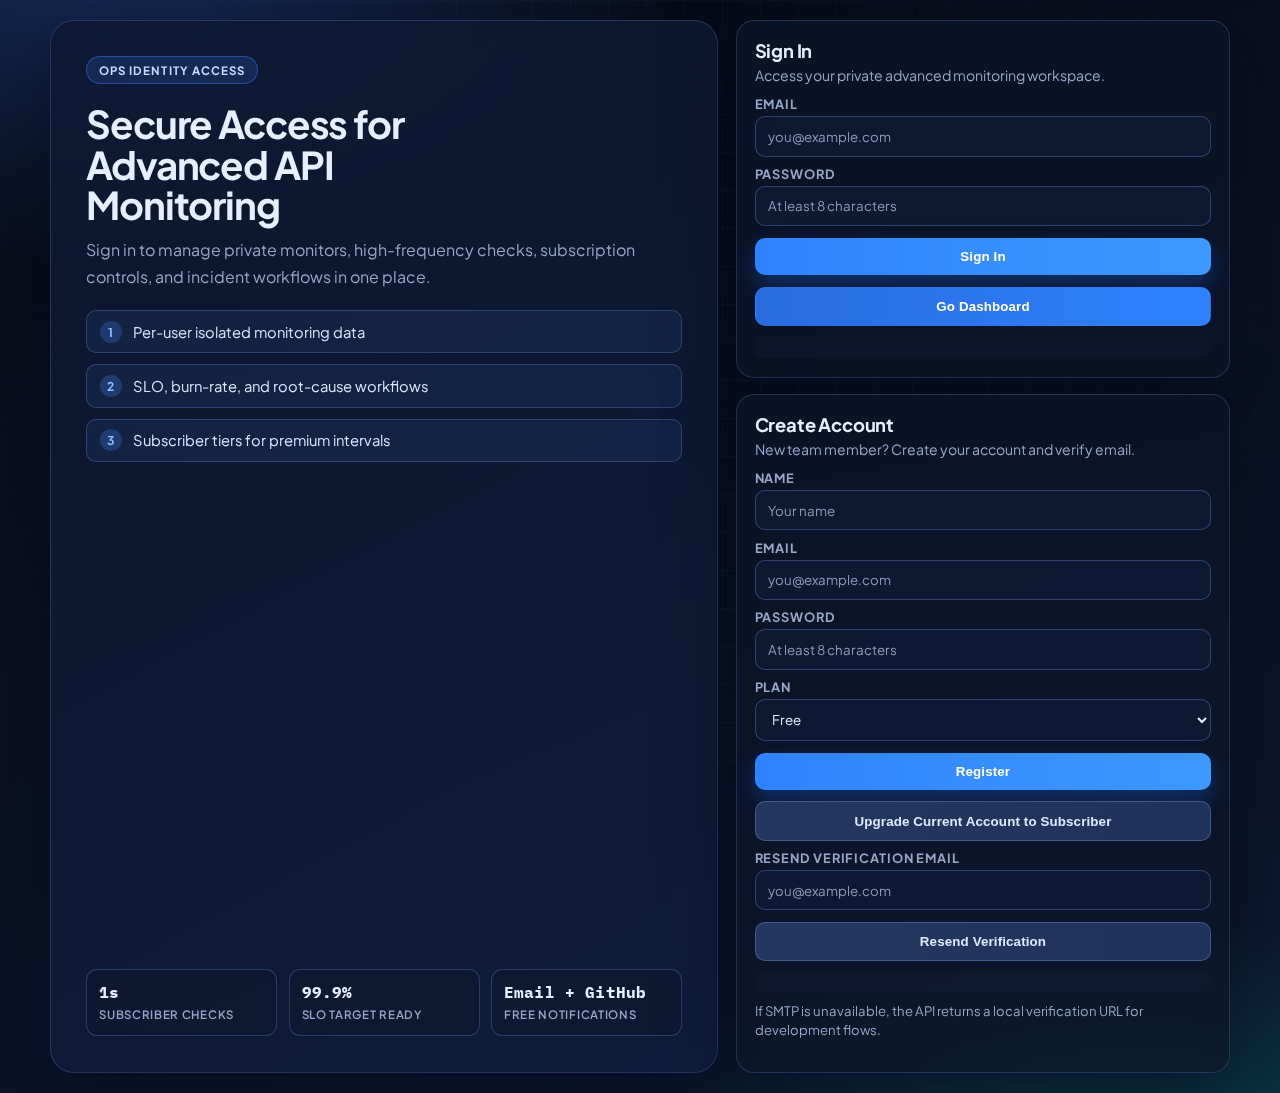
<file: static/auth.html>
<!DOCTYPE html>
<html lang="en">
<head>
  <meta charset="UTF-8" />
  <meta name="viewport" content="width=device-width, initial-scale=1.0" />
  <title>Sign In | API Monitor</title>
  <link rel="preconnect" href="https://fonts.googleapis.com">
  <link rel="preconnect" href="https://fonts.gstatic.com" crossorigin>
  <link href="https://fonts.googleapis.com/css2?family=IBM+Plex+Mono:wght@400;500;600&family=Plus+Jakarta+Sans:wght@400;500;600;700;800&display=swap" rel="stylesheet">
  <style>
    :root {
      --bg: #091022;
      --bg-soft: #111f3e;
      --panel: rgba(11, 20, 40, 0.78);
      --panel-soft: rgba(15, 28, 56, 0.66);
      --border: rgba(122, 160, 255, 0.22);
      --text: #e6efff;
      --muted: #96a7ca;
      --primary: #2f82ff;
      --primary-2: #0ec7a8;
      --danger: #ff5f79;
      --ok: #36d399;
      --shadow: 0 26px 70px rgba(2, 8, 24, 0.58);
    }
    * {
      box-sizing: border-box;
    }
    body {
      margin: 0;
      min-height: 100vh;
      font-family: "Plus Jakarta Sans", "Segoe UI", sans-serif;
      background:
        radial-gradient(920px 520px at 9% -5%, rgba(66, 139, 255, 0.28), transparent 62%),
        radial-gradient(900px 460px at 88% 108%, rgba(14, 199, 169, 0.24), transparent 58%),
        linear-gradient(160deg, #050a17 0%, var(--bg) 48%, #0c1932 100%);
      color: var(--text);
      display: flex;
      justify-content: center;
      align-items: center;
      padding: 1.25rem;
      position: relative;
      overflow-x: hidden;
    }
    body::before {
      content: "";
      position: fixed;
      inset: 0;
      background-image:
        linear-gradient(rgba(161, 193, 255, 0.05) 1px, transparent 1px),
        linear-gradient(90deg, rgba(161, 193, 255, 0.05) 1px, transparent 1px);
      background-size: 38px 38px;
      mask-image: radial-gradient(circle at center, black 35%, transparent 100%);
      pointer-events: none;
      z-index: 0;
    }

    .wrap {
      position: relative;
      z-index: 1;
      width: min(1180px, 100%);
      display: grid;
      grid-template-columns: 1.15fr 0.85fr;
      gap: 1.1rem;
      align-items: stretch;
    }

    .brand {
      border: 1px solid var(--border);
      background: linear-gradient(152deg, rgba(13, 24, 49, 0.84) 0%, rgba(17, 32, 63, 0.74) 100%);
      border-radius: 24px;
      padding: 2.2rem;
      box-shadow: var(--shadow);
      display: flex;
      flex-direction: column;
      justify-content: space-between;
      min-height: 640px;
      backdrop-filter: blur(18px);
      animation: reveal 500ms ease;
    }

    .brand-badge {
      display: inline-flex;
      align-items: center;
      gap: 0.5rem;
      width: fit-content;
      border: 1px solid rgba(58, 122, 255, 0.45);
      border-radius: 999px;
      padding: 0.35rem 0.75rem;
      color: #c9daff;
      background: rgba(47, 129, 255, 0.16);
      font-size: 0.72rem;
      font-weight: 700;
      text-transform: uppercase;
      letter-spacing: 0.09em;
    }

    .brand h1 {
      margin: 1.25rem 0 0.75rem;
      font-size: clamp(2rem, 3vw, 3rem);
      line-height: 1.05;
      letter-spacing: -0.03em;
      max-width: 12ch;
    }

    .brand p {
      margin: 0;
      max-width: 48ch;
      color: var(--muted);
      line-height: 1.65;
      font-size: 1rem;
    }

    .brand-points {
      margin-top: 1.25rem;
      display: grid;
      gap: 0.7rem;
    }

    .point {
      display: flex;
      align-items: center;
      gap: 0.7rem;
      font-size: 0.92rem;
      color: #dce7ff;
      background: rgba(26, 45, 84, 0.5);
      border: 1px solid rgba(114, 149, 226, 0.3);
      border-radius: 10px;
      padding: 0.6rem 0.8rem;
    }

    .point i {
      display: inline-flex;
      width: 22px;
      height: 22px;
      border-radius: 50%;
      align-items: center;
      justify-content: center;
      background: rgba(64, 138, 255, 0.25);
      color: #8dc0ff;
      font-style: normal;
      font-size: 0.76rem;
      font-weight: 700;
    }

    .mini-metrics {
      margin-top: 1.7rem;
      display: grid;
      grid-template-columns: repeat(3, minmax(0, 1fr));
      gap: 0.7rem;
    }

    .mini-metric {
      border: 1px solid rgba(108, 147, 231, 0.3);
      border-radius: 11px;
      padding: 0.75rem;
      background: rgba(14, 24, 47, 0.7);
    }

    .mini-metric strong {
      display: block;
      font-size: 1rem;
      letter-spacing: 0.01em;
      font-family: "IBM Plex Mono", monospace;
    }

    .mini-metric span {
      color: var(--muted);
      font-size: 0.72rem;
      letter-spacing: 0.06em;
      text-transform: uppercase;
      font-weight: 600;
    }

    .auth-column {
      display: grid;
      gap: 1rem;
      align-content: start;
      animation: reveal 620ms ease;
    }

    .card {
      background: var(--panel);
      border: 1px solid var(--border);
      border-radius: 18px;
      padding: 1.15rem 1.1rem 1.2rem;
      backdrop-filter: blur(14px);
      box-shadow: var(--shadow);
    }
    h2 {
      margin: 0 0 0.25rem;
      font-size: 1.15rem;
      letter-spacing: -0.01em;
    }
    .card-sub {
      margin: 0 0 0.75rem;
      color: var(--muted);
      font-size: 0.88rem;
    }
    label {
      display: block;
      margin: 0.58rem 0 0.24rem;
      color: var(--muted);
      font-size: 0.8rem;
      text-transform: uppercase;
      letter-spacing: 0.07em;
      font-weight: 700;
    }
    input, select {
      width: 100%;
      border: 1px solid rgba(110, 148, 231, 0.35);
      background: var(--panel-soft);
      color: var(--text);
      border-radius: 10px;
      padding: 0.67rem 0.76rem;
      outline: none;
      font-family: inherit;
      transition: border-color 140ms ease, box-shadow 140ms ease, transform 140ms ease;
    }
    input::placeholder {
      color: #8c9bbc;
    }
    input:focus,
    select:focus {
      border-color: rgba(58, 142, 255, 0.9);
      box-shadow: 0 0 0 3px rgba(47, 130, 255, 0.16);
      transform: translateY(-1px);
    }

    button {
      width: 100%;
      margin-top: 0.72rem;
      border: 0;
      border-radius: 10px;
      padding: 0.7rem 0.85rem;
      color: white;
      background: linear-gradient(90deg, var(--primary), #3c99ff);
      cursor: pointer;
      font-weight: 700;
      letter-spacing: 0.01em;
      transition: transform 150ms ease, box-shadow 150ms ease, filter 150ms ease;
      box-shadow: 0 10px 22px rgba(26, 93, 204, 0.4);
    }
    button:hover {
      transform: translateY(-1px);
      filter: brightness(1.05);
    }
    button:active {
      transform: translateY(0);
    }
    #upgradeBtn,
    #resendBtn,
    .actions button {
      background: linear-gradient(90deg, #24375e, #1f335a);
      box-shadow: none;
      border: 1px solid rgba(116, 148, 215, 0.4);
      color: #dce8ff;
    }
    .muted {
      color: var(--muted);
      font-size: 0.82rem;
      margin-top: 0.55rem;
      line-height: 1.45;
    }
    .status {
      margin-top: 0.65rem;
      font-size: 0.86rem;
      min-height: 1.3rem;
      border-radius: 8px;
      padding: 0.55rem 0.65rem;
      border: 1px solid transparent;
      background: rgba(16, 25, 49, 0.55);
      line-height: 1.5;
      word-break: break-word;
    }
    .status.error {
      color: #ff8ba0;
      border-color: rgba(255, 95, 121, 0.36);
      background: rgba(74, 22, 37, 0.42);
    }
    .status.ok {
      color: #6de1bd;
      border-color: rgba(72, 214, 171, 0.36);
      background: rgba(15, 63, 57, 0.35);
    }
    .actions {
      display: flex;
      gap: 0.5rem;
      margin-top: 0.75rem;
    }
    .actions button {
      margin: 0;
      flex: 1;
    }
    .actions button.primary {
      background: linear-gradient(90deg, #296ce0, var(--primary));
      color: white;
      border-color: transparent;
    }
    .accent {
      color: #8cc0ff;
    }
    @keyframes reveal {
      from {
        opacity: 0;
        transform: translateY(16px);
      }
      to {
        opacity: 1;
        transform: translateY(0);
      }
    }
    @media (max-width: 860px) {
      body {
        padding: 0.9rem;
      }
      .wrap {
        grid-template-columns: 1fr;
      }
      .brand {
        min-height: auto;
        padding: 1.2rem;
      }
      .mini-metrics {
        grid-template-columns: repeat(2, minmax(0, 1fr));
      }
    }
  </style>
</head>
<body>
  <div class="wrap">
    <section class="brand">
      <div>
        <span class="brand-badge">Ops Identity Access</span>
        <h1>Secure Access for Advanced API Monitoring</h1>
        <p>Sign in to manage private monitors, high-frequency checks, subscription controls, and incident workflows in one place.</p>
        <div class="brand-points">
          <div class="point"><i>1</i> Per-user isolated monitoring data</div>
          <div class="point"><i>2</i> SLO, burn-rate, and root-cause workflows</div>
          <div class="point"><i>3</i> Subscriber tiers for premium intervals</div>
        </div>
      </div>
      <div class="mini-metrics">
        <div class="mini-metric"><strong>1s</strong><span>subscriber checks</span></div>
        <div class="mini-metric"><strong>99.9%</strong><span>slo target ready</span></div>
        <div class="mini-metric"><strong>Email + GitHub</strong><span>free notifications</span></div>
      </div>
    </section>

    <div class="auth-column">
      <section class="card">
        <h2>Sign In</h2>
        <p class="card-sub">Access your private advanced monitoring workspace.</p>
        <label for="loginEmail">Email</label>
        <input id="loginEmail" type="email" placeholder="you@example.com" />
        <label for="loginPassword">Password</label>
        <input id="loginPassword" type="password" placeholder="At least 8 characters" />
        <button id="loginBtn">Sign In</button>
        <div class="actions">
          <button id="goDashboard" class="primary" type="button">Go Dashboard</button>
        </div>
        <div id="loginStatus" class="status"></div>
      </section>

      <section class="card">
        <h2>Create Account</h2>
        <p class="card-sub">New team member? Create your account and verify email.</p>
        <label for="registerName">Name</label>
        <input id="registerName" type="text" placeholder="Your name" />
        <label for="registerEmail">Email</label>
        <input id="registerEmail" type="email" placeholder="you@example.com" />
        <label for="registerPassword">Password</label>
        <input id="registerPassword" type="password" placeholder="At least 8 characters" />
        <label for="registerPlan">Plan</label>
        <select id="registerPlan">
          <option value="free">Free</option>
          <option value="subscriber">Subscriber</option>
        </select>
        <button id="registerBtn">Register</button>
        <button id="upgradeBtn" type="button">Upgrade Current Account to Subscriber</button>
        <label for="resendEmail">Resend Verification Email</label>
        <input id="resendEmail" type="email" placeholder="you@example.com" />
        <button id="resendBtn" type="button">Resend Verification</button>
        <div id="registerStatus" class="status"></div>
        <p class="muted">If SMTP is unavailable, the API returns a local verification URL for development flows.</p>
      </section>
    </div>
  </div>

  <script>
    const loginEmail = document.getElementById('loginEmail');
    const loginPassword = document.getElementById('loginPassword');
    const registerName = document.getElementById('registerName');
    const registerEmail = document.getElementById('registerEmail');
    const registerPassword = document.getElementById('registerPassword');
    const registerPlan = document.getElementById('registerPlan');
    const resendEmail = document.getElementById('resendEmail');
    const loginStatus = document.getElementById('loginStatus');
    const registerStatus = document.getElementById('registerStatus');

    function showStatus(el, ok, message) {
      el.className = `status ${ok ? 'ok' : 'error'}`;
      el.textContent = message || '';
    }

    function showStatusWithVerification(el, ok, message, payload) {
      showStatus(el, ok, message);
      if (!payload || !payload.verification_url) return;

      const link = document.createElement('a');
      link.href = payload.verification_url;
      link.target = '_blank';
      link.rel = 'noopener';
      link.style.color = '#93c5fd';
      link.textContent = 'Open verification link';

      const wrap = document.createElement('div');
      wrap.style.marginTop = '0.35rem';
      wrap.style.wordBreak = 'break-all';
      wrap.appendChild(link);
      el.appendChild(wrap);
    }

    async function requestJson(url, payload) {
      const response = await fetch(url, {
        method: 'POST',
        headers: { 'Content-Type': 'application/json' },
        body: JSON.stringify(payload || {}),
      });
      let data = {};
      try { data = await response.json(); } catch (e) {}
      if (!response.ok) {
        const err = new Error(data.error || data.message || `Request failed (${response.status})`);
        err.payload = data;
        err.status = response.status;
        throw err;
      }
      return data;
    }

    document.getElementById('loginBtn').addEventListener('click', async () => {
      showStatus(loginStatus, true, 'Signing in...');
      try {
        await requestJson('/auth/login', {
          email: loginEmail.value.trim(),
          password: loginPassword.value,
        });
        showStatus(loginStatus, true, 'Login successful. Redirecting...');
        setTimeout(() => { window.location.href = '/advanced_monitor'; }, 450);
      } catch (err) {
        if (err.payload && err.payload.requires_verification) {
          resendEmail.value = loginEmail.value.trim();
          showStatusWithVerification(loginStatus, false, err.payload.message || err.message, err.payload);
          return;
        }
        showStatus(loginStatus, false, err.message);
      }
    });

    document.getElementById('registerBtn').addEventListener('click', async () => {
      showStatus(registerStatus, true, 'Creating account...');
      try {
        const data = await requestJson('/auth/register', {
          name: registerName.value.trim(),
          email: registerEmail.value.trim(),
          password: registerPassword.value,
          subscription_plan: registerPlan.value,
        });
        resendEmail.value = registerEmail.value.trim();
        const msg = data.requires_verification
          ? (data.email_sent ? (data.message || 'Registered. Check your email to verify.') : `Registered. Email send failed: ${data.delivery_error || 'unknown'}`)
          : 'Registered and logged in.';
        showStatusWithVerification(registerStatus, true, msg, data);
      } catch (err) {
        if (err.payload && err.payload.requires_verification) {
          resendEmail.value = registerEmail.value.trim();
          showStatusWithVerification(registerStatus, true, err.payload.message || err.message, err.payload);
          return;
        }
        showStatus(registerStatus, false, err.message);
      }
    });

    document.getElementById('resendBtn').addEventListener('click', async () => {
      showStatus(registerStatus, true, 'Sending verification email...');
      try {
        const data = await requestJson('/auth/resend-verification', {
          email: resendEmail.value.trim(),
        });
        showStatusWithVerification(registerStatus, true, data.message || 'Verification email sent.', data);
      } catch (err) {
        if (err.payload && err.payload.requires_verification) {
          showStatusWithVerification(registerStatus, true, err.payload.message || err.message, err.payload);
          return;
        }
        showStatus(registerStatus, false, err.message);
      }
    });

    document.getElementById('upgradeBtn').addEventListener('click', async () => {
      showStatus(registerStatus, true, 'Updating subscription...');
      try {
        await requestJson('/auth/subscription', { plan: 'subscriber' });
        showStatus(registerStatus, true, 'Subscription updated: Subscriber');
      } catch (err) {
        showStatus(registerStatus, false, err.message);
      }
    });

    document.getElementById('goDashboard').addEventListener('click', () => {
      window.location.href = '/advanced_monitor';
    });
  </script>
</body>
</html>
</file>
